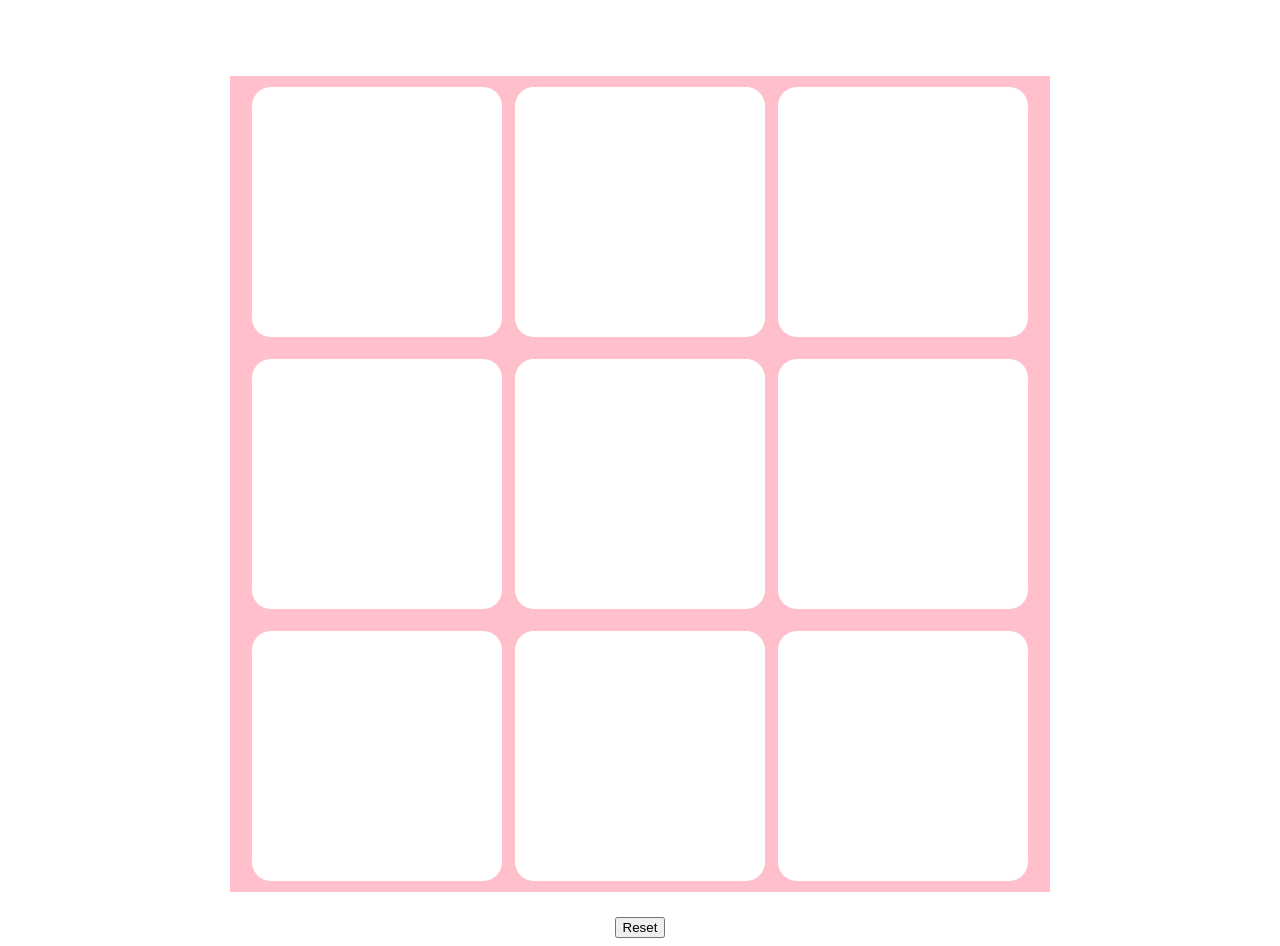
<file: dom/dom.html>
<!doctype html>
<html lang="en">
  <head>
    <meta charset="UTF-8" />
    <meta name="viewport" content="width=device-width, initial-scale=1.0" />
    <title>Document</title>
    <link rel="stylesheet" href="./dom.css" />
  </head>
  <body>
    <h1 class="winner"></h1>
    <div class="container">
      <div class="box">
        <div></div>
        <div></div>
        <div></div>
      </div>
      <div class="box">
        <div></div>
        <div></div>
        <div></div>
      </div>
      <div class="box">
        <div></div>
        <div></div>
        <div></div>
      </div>
    </div>
    <button class="reset">Reset</button>
    <script src="./index.js"></script>
  </body>
</html>
</file>
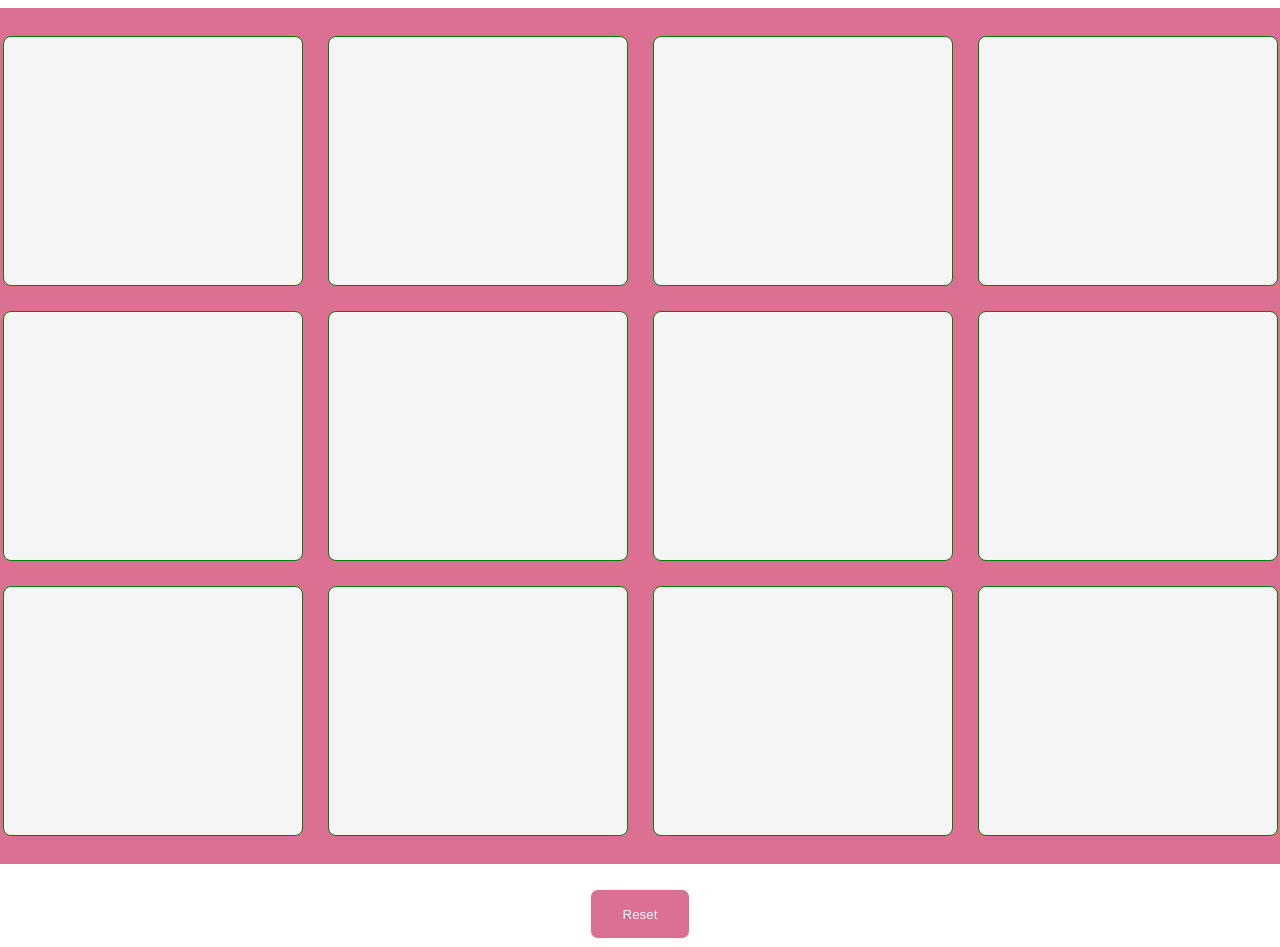
<file: game-1/game.html>
<!doctype html>
<html lang="en">
  <head>
    <meta charset="UTF-8" />
    <meta name="viewport" content="width=device-width, initial-scale=1.0" />
    <title>Document</title>
    <link rel="stylesheet" href="./game.css" />
  </head>
  <body>
    <div class="container">
      <div></div>
      <div></div>
      <div></div>
      <div></div>
      <div></div>
      <div></div>
      <div></div>
      <div></div>
      <div></div>
      <div></div>
      <div></div>
      <div></div>
    </div>
    <button class="reset">Reset</button>
    <script src="./game.js"></script>
  </body>
</html>
</file>
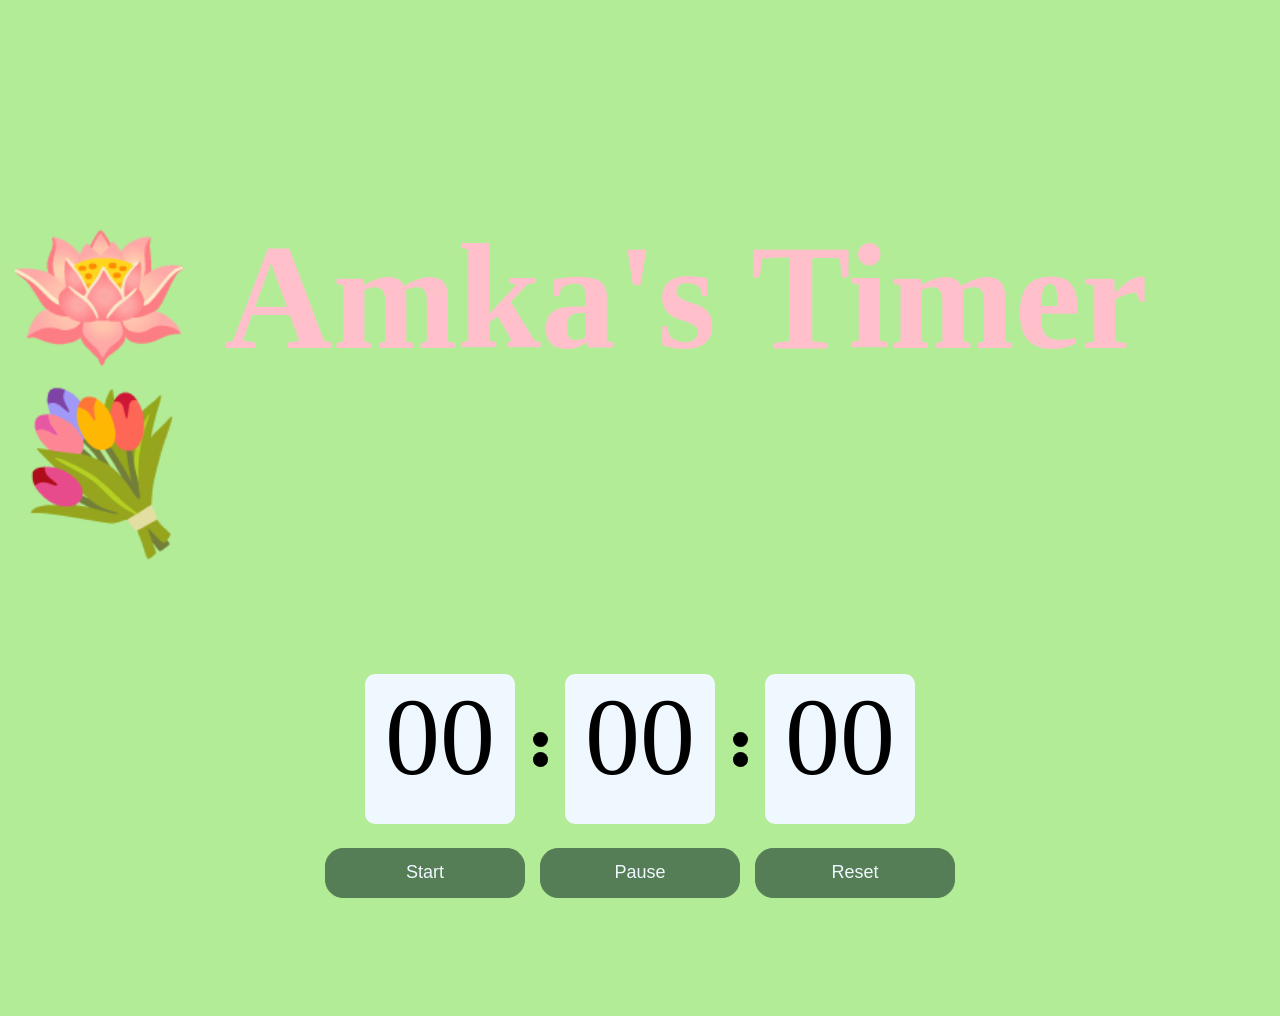
<file: time/time.html>
<!doctype html>
<html lang="en">
  <head>
    <meta charset="UTF-8" />
    <meta name="viewport" content="width=device-width, initial-scale=1.0" />
    <title>Time Amka</title>
    <link rel="stylesheet" href="./time.css" />
  </head>
  <body>
    <div class="time">
      <h1>🪷 Amka's Timer 💐</h1>
      <div>
        <div class="hour">00</div>
        <div class="colon">
          <div></div>
          <div></div>
        </div>
        <div class="minut">00</div>
        <div class="colon">
          <div></div>
          <div></div>
        </div>
        <div class="second">00</div>
      </div>
      <div class="but">
        <button>Start</button>
        <button>Pause</button>
        <button>Reset</button>
      </div>
    </div>
    <script src="./time.js"></script>
  </body>
</html>
</file>
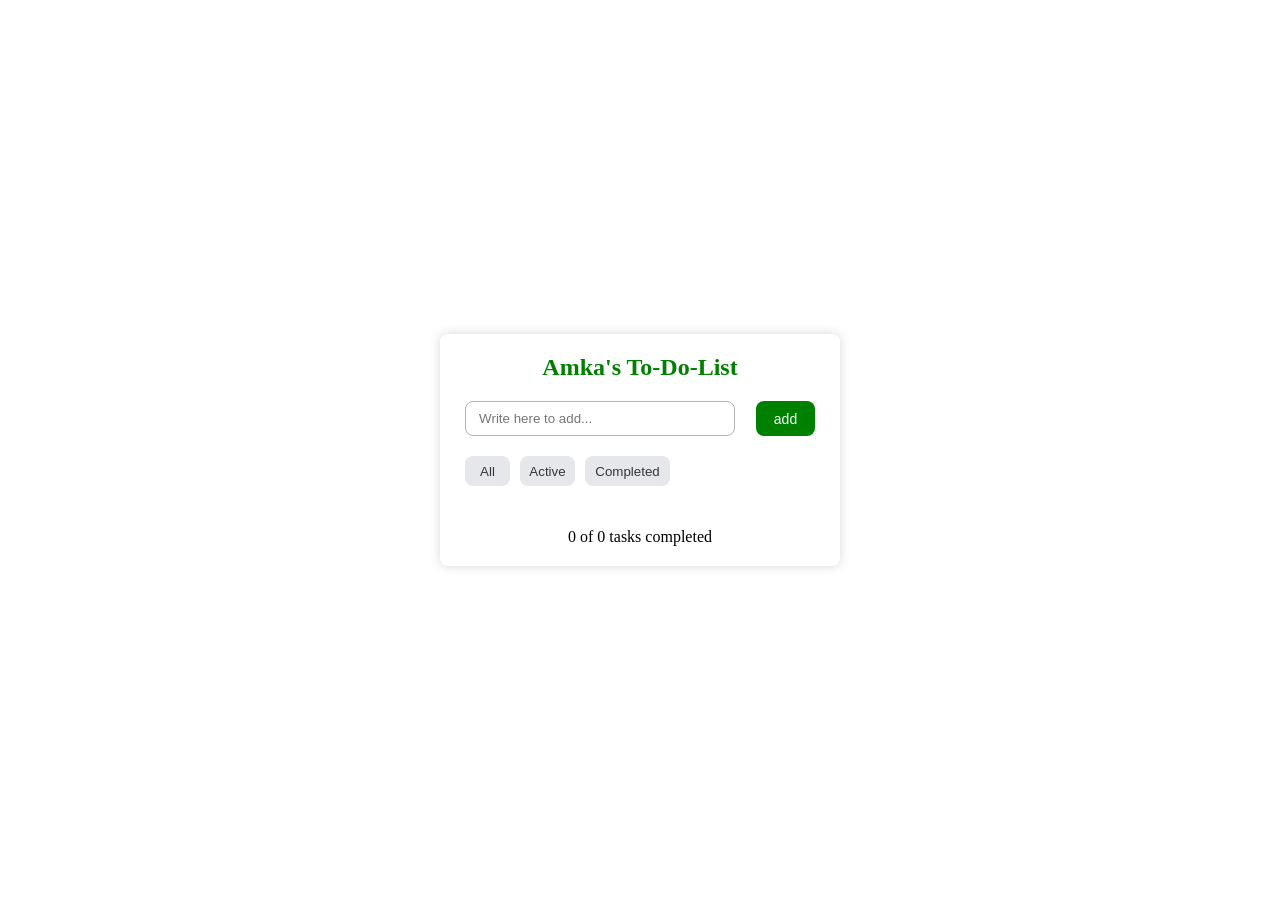
<file: todolist/todolist.html>
<!doctype html>
<html lang="en">
  <head>
    <meta charset="UTF-8" />
    <meta name="viewport" content="width=device-width, initial-scale=1.0" />
    <title>Amka's Todolist</title>
    <link rel="stylesheet" href="./todolist.css" />
  </head>
  <body>
    <div class="container">
      <h1>Amka's To-Do-List</h1>
      <div class="header">
        <input placeholder="   Write here to add..." />
        <button>add</button>
      </div>
      <div>
        <button class="All">All</button>
        <button class="Active">Active</button>
        <button class="Completed">Completed</button>
      </div>
      <div class="list"></div>
      <div class="footerCount">0 of 0 tasks completed</div>
    </div>

    <script src="./todolist.js"></script>
  </body>
</html>
</file>
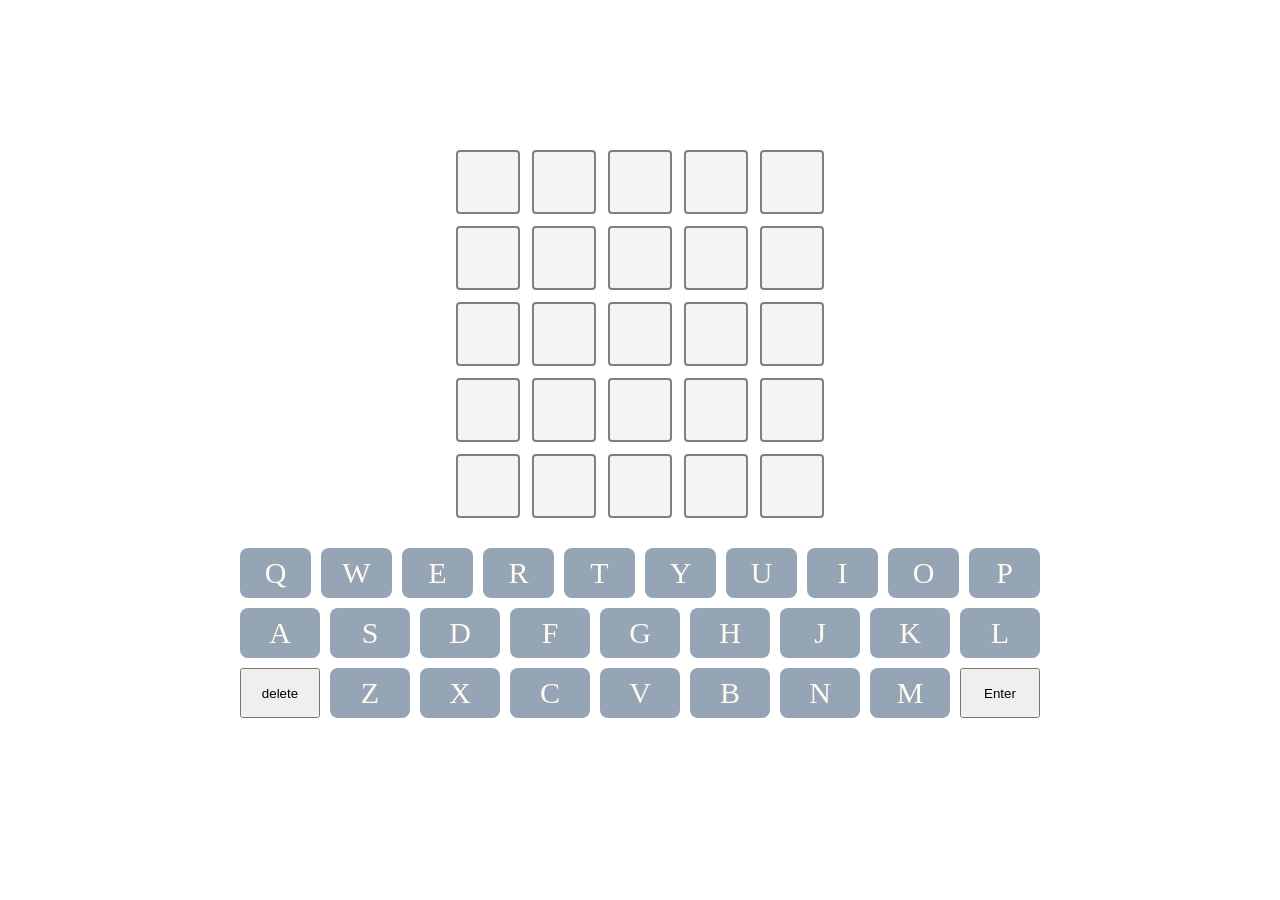
<file: wordle/wordle.html>
<!doctype html>
<html lang="en">
  <head>
    <meta charset="UTF-8" />
    <meta name="viewport" content="width=device-width, initial-scale=1.0" />
    <title>wordly</title>
    <link rel="stylesheet" href="./wordle.css" />
  </head>
  <body>
    <div class="boxes">
      <div class="row">
        <div></div>
        <div></div>
        <div></div>
        <div></div>
        <div></div>
      </div>
      <div class="row">
        <div></div>
        <div></div>
        <div></div>
        <div></div>
        <div></div>
      </div>
      <div class="row">
        <div></div>
        <div></div>
        <div></div>
        <div></div>
        <div></div>
      </div>
      <div class="row">
        <div></div>
        <div></div>
        <div></div>
        <div></div>
        <div></div>
      </div>
      <div class="row">
        <div></div>
        <div></div>
        <div></div>
        <div></div>
        <div></div>
      </div>
    </div>
    <div>
      <div class="keybored box">
        <div>Q</div>
        <div>W</div>
        <div>E</div>
        <div>R</div>
        <div>T</div>
        <div>Y</div>
        <div>U</div>
        <div>I</div>
        <div>O</div>
        <div>P</div>
      </div>
      <div class="keybored1 box">
        <div>A</div>
        <div>S</div>
        <div>D</div>
        <div>F</div>
        <div>G</div>
        <div>H</div>
        <div>J</div>
        <div>K</div>
        <div>L</div>
      </div>
      <div class="keybored2 box">
        <button>delete</button>
        <div>Z</div>
        <div>X</div>
        <div>C</div>
        <div>V</div>
        <div>B</div>
        <div>N</div>
        <div>M</div>
        <button>Enter</button>
      </div>
    </div>
    <script src="./wordle.js"></script>
  </body>
</html>
</file>
<file: dom/dom.css>
body {
  display: flex;
  flex-direction: column;
  gap: 25px;
  justify-content: center;
  align-items: center;
}
.container {
  width: 800px;
  height: 100%;
  display: flex;
  flex-direction: column;
  align-items: center;
  justify-content: center;
  gap: 20px;
  padding: 10px;
  background-color: pink;
}
.box > div {
  width: 250px;
  height: 250px;
  border-radius: 8%;
  border: pink 1px solid;
  background-color: white;
  display: flex;
  justify-content: center;
  align-items: center;
  font-size: 100px;
}
.box {
  width: 100%;
  display: flex;
  justify-content: space-evenly;
}
</file>
<file: game-1/game.css>
body {
  display: flex;
  flex-direction: column;
  gap: 25px;
  justify-content: center;
  align-items: center;
}
.container {
  width: fit-content;
  display: grid;
  grid-template-columns: repeat(4, 300px);
  grid-template-rows: repeat(3, 250px);
  gap: 25px;
  padding: 25px;
  background-color: palevioletred;
  border: 3px solid palevioletred;
  border-radius: 8px;
}

.container > div {
  background-color: whitesmoke;
  border-radius: 8px;
  border: 1px solid green;
  font-size: 100px;
  display: flex;
  justify-content: center;
  align-items: center;
}

button {
  width: 100px;
  height: 50px;
  background-color: palevioletred;
  color: aliceblue;
  border: solid 1px aliceblue;
  border-radius: 8px;
}

.winMoment {
  background-color: green !important;
  border-radius: 8px !important;
}
</file>
<file: time/time.css>
body {
  height: 1000px;
  display: flex;
  justify-content: center;
  align-items: center;
  background-color: rgb(179, 236, 151);
}
h1 {
  font-size: 150px;
  color: pink;
}
.time {
  width: 1500px;
  height: 800px;
  display: flex;
  flex-direction: column;

  align-items: center;
}
.time > :nth-child(2) {
  width: 1000px;
  height: 250px;
  display: flex;
  justify-content: center;
  align-items: center;
  gap: 15px;
  text-align: center;
  font-size: 110px;
}
.but {
  width: 1000px;
  height: 100px;
  display: flex;
  justify-content: center;
  align-items: center;
  gap: 15px;
}
button {
  width: 200px;
  height: 50px;
  font-size: 18px;
  border-radius: 18px;
  border: 1px solid rgb(86, 126, 86);
  background-color: rgb(86, 126, 86);
  color: aliceblue;
}
.hour {
  width: 150px;
  height: 150px;
  border-radius: 10px;
  background-color: aliceblue;
}
.minut {
  width: 150px;
  height: 150px;
  border-radius: 10px;
  background-color: aliceblue;
}
.second {
  width: 150px;
  height: 150px;
  border-radius: 10px;
  background-color: aliceblue;
}
.colon {
  width: 20px;
  height: 45px;
  display: flex;
  justify-content: center;
  align-items: center;
  flex-direction: column;
  gap: 5px;
}
.colon > div {
  background-color: black;
  width: 15px;
  height: 15px;
  border-radius: 8px;
}
</file>
<file: todolist/todolist.css>
* {
  box-sizing: border-box;
  margin: 0;
}
body {
  height: 100vh;
  display: flex;
  align-items: center;
  justify-content: center;
}
h1 {
  font-size: 24px;
  color: green;
}
.container {
  width: 400px;
  border-radius: 8px;
  display: flex;
  flex-direction: column;
  align-items: center;
  gap: 20px;
  padding: 20px;
  box-shadow: 0 0 12px rgba(0, 0, 0, 0.16);
}

.header {
  width: 350px;
  display: flex;
  justify-content: space-between;

  border-radius: 8px;
}
.header > input {
  width: 270px;
  border-radius: 8px;
  border: #b4b4b4 1px solid;
}

.header > button {
  width: 59px;
  height: 35px;
  background-color: green;
  border: 1px solid transparent;
  border-radius: 8px;
  font-size: 14px;
  color: #f9f9f9;
}
.container > :nth-child(3) {
  height: 32px;
  width: 350px;
  display: flex;

  gap: 10px;
}
.All {
  color: #363636;
  background-color: #e5e7eb;
  border-radius: 8px;
  border: 1px solid transparent;
  height: 30px;
  width: 45px;
}
.Active {
  color: #363636;
  background-color: #e5e7eb;
  border-radius: 8px;
  border: 1px solid transparent;
  height: 30px;
  width: 55px;
}
.Completed {
  color: #363636;
  background-color: #e5e7eb;
  border-radius: 8px;
  border: 1px solid transparent;
  height: 30px;
  width: 85px;
}
.item {
  width: 350px;
  display: flex;
  justify-content: space-between;
  align-items: center;
  padding: 8px;
  border-radius: 8px;
  background-color: #f9fafb;
}
.list {
  display: flex;
  flex-direction: column;
  gap: 10px;
}
.item p {
  font-size: 18px;
  color: rgb(4, 6, 4);
}
.item > button {
  width: 60px;
  height: 35px;
  border-radius: 8px;
  font-size: 14px;
  color: #ef4444;
  background-color: #f3dede;
  border: 1px solid transparent;
}
.item > input {
  width: 24px;
  height: 24px;
}
.zuraas {
  text-decoration: line-through;
  color: black;
}

.allBackGround {
  background-color: green;
  color: #f9f9f9;
}
</file>
<file: wordle/wordle.css>
* {
  box-sizing: border-box;
  margin: 0;
}

body {
  display: flex;
  flex-direction: column;
  align-items: center;
  justify-content: center;
  gap: 30px;
  padding: 150px;
}
body > :nth-child(2) {
  display: flex;
  flex-direction: column;
  gap: 10px;
}
.boxes {
  display: flex;
  flex-direction: column;
  gap: 12px;
}

.row {
  display: flex;
  gap: 12px;
}

.row div {
  width: 64px;
  height: 64px;
  border-radius: 4px;
  color: pink;
  border: 2px solid gray;
  font-size: 30px;
  background-color: whitesmoke;
  display: flex;
  align-items: center;
  justify-content: center;
}

.keybored {
  width: 800px;
  height: 50px;
  display: grid;
  grid-template-columns: repeat(10, 1fr);
  grid-template-rows: repeat(1, 1fr);
  gap: 10px;
}

.keybored1 {
  width: 800px;
  height: 50px;
  display: grid;
  grid-template-columns: repeat(9, 1fr);
  grid-template-rows: repeat(1, 1fr);
  gap: 10px;
}
.keybored2 {
  width: 800px;
  height: 50px;
  display: grid;
  grid-template-columns: repeat(9, 1fr);
  grid-template-rows: repeat(1, 1fr);
  gap: 10px;
}
.box div {
  border-radius: 8px;
  border: solid 1px transparent;
  background-color: rgb(149, 165, 181);
  color: floralwhite;
  font-size: 30px;
  display: flex;
  align-items: center;
  justify-content: center;
}

.correct {
  background-color: green !important;
}

.present {
  background-color: orange !important;
}

.absent {
  background-color: rgb(89, 93, 93) !important;
}
</file>
